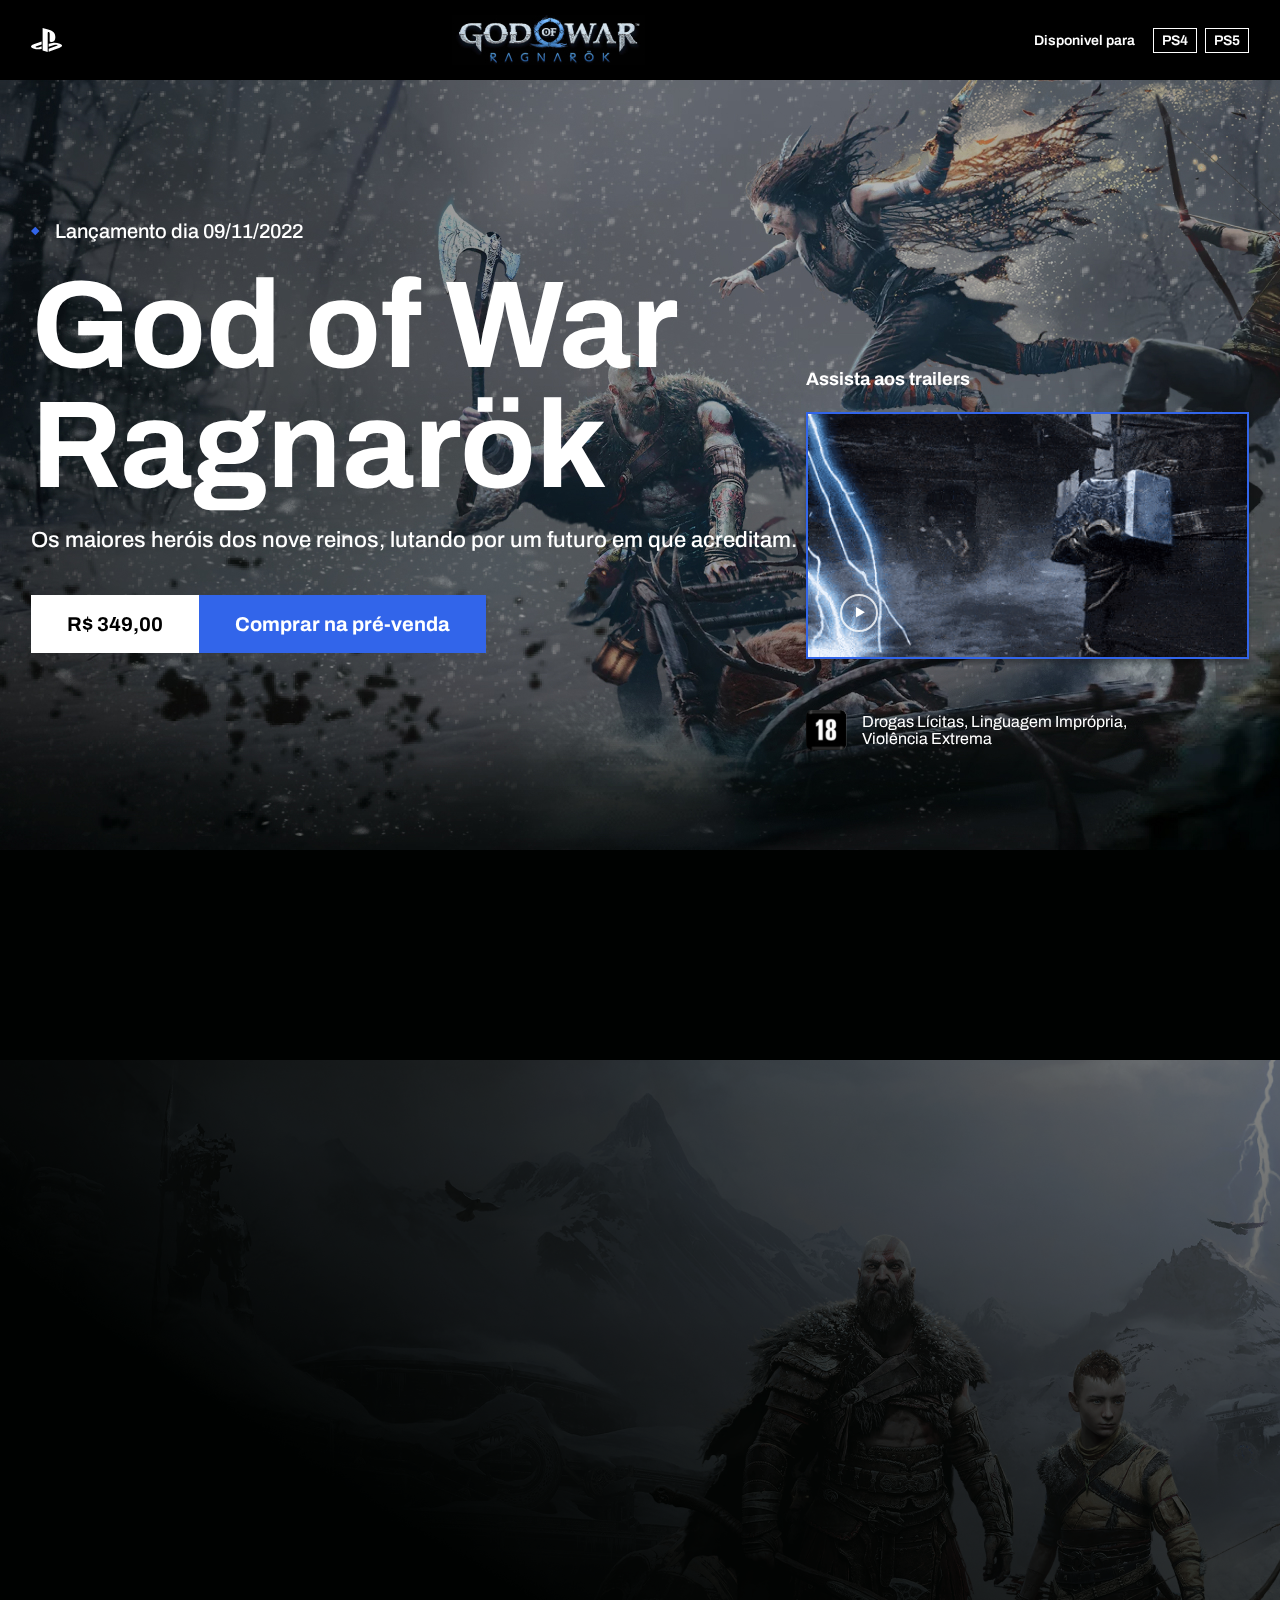
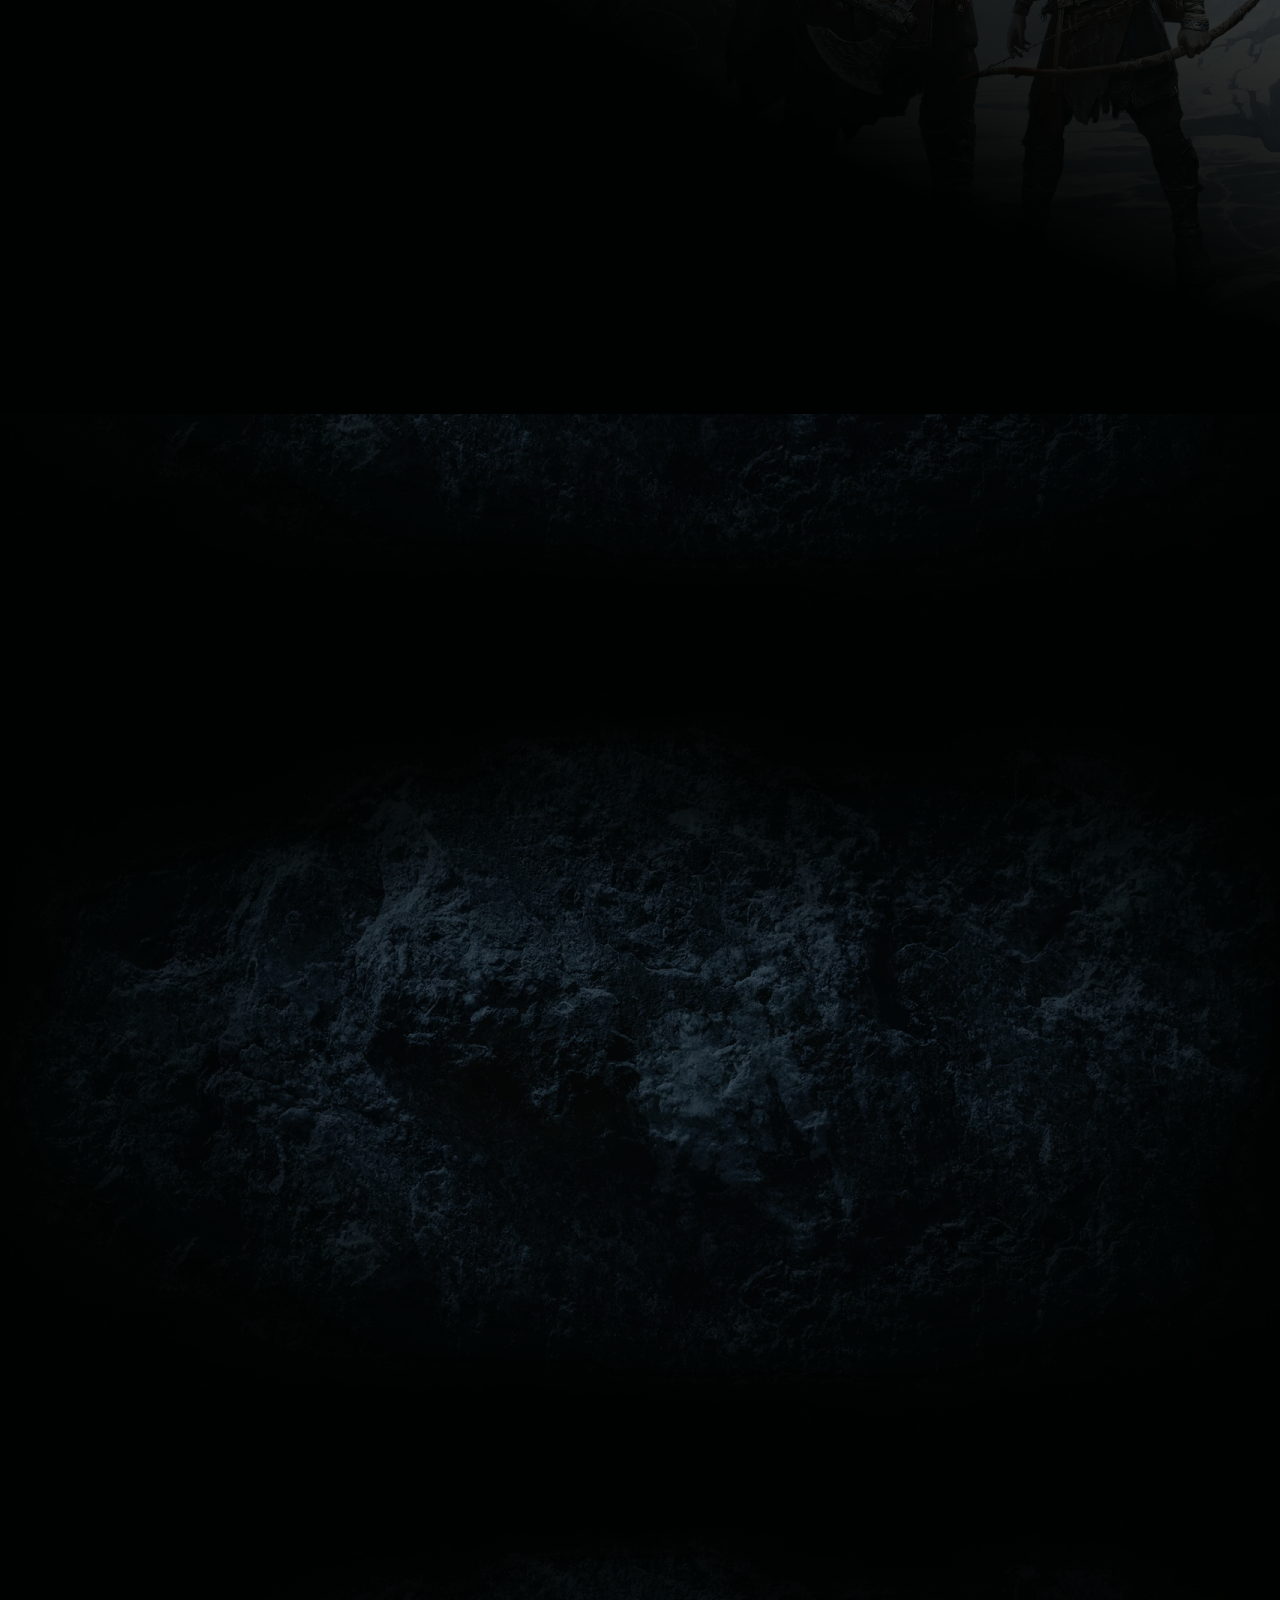
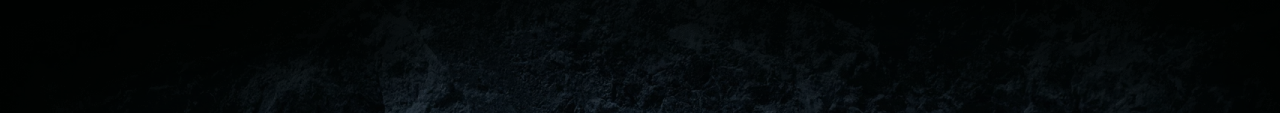
<file: index.html>
<!DOCTYPE html>
<html lang="pt-br">

<head>
    <link rel="preconnect" href="https://fonts.googleapis.com">
    <link rel="preconnect" href="https://fonts.gstatic.com" crossorigin>
    <link href="https://fonts.googleapis.com/css2?family=Archivo:wght@400;500;600;700&display=swap" rel="stylesheet">
    <meta charset="UTF-8">
    <meta http-equiv="X-UA-Compatible" content="IE=edge">
    <meta name="viewport" content="width=device-width, initial-scale=1.0">
    <title>God Of War</title>
    <link rel="stylesheet" href="https://cdn.jsdelivr.net/npm/swiper@9/swiper-bundle.min.css" />
    <link href="https://unpkg.com/aos@2.3.1/dist/aos.css" rel="stylesheet">
    <link rel="stylesheet" href="css/main.min.css">
</head>

<body>
    <header>
        <div class="container">
            <img src="img/sony.svg" class="sony" alt="Logo Sony" data-aos="fade-rigth">
            <img src="img/logo.jpg" class="logo" alt="logo gow" data-aos="zoom-in">
            <div class="platform" data-aos="fade-left">
                <span>Disponivel para</span>
                <ul>
                    <li>PS4</li>
                    <li>PS5</li>
                </ul>
            </div>
        </div>
    </header>

    <section class="s-hero">
        <div class="container">
            <div class="left" data-aos="fade-rigth">
                <h3 class="subtitle">
                    <img src="img/bullets.svg" alt="Bullets">
                    <span>Lançamento dia 09/11/2022</span>
                    <h1>God of War Ragnarök</h1>
                    <p>Os maiores heróis dos nove reinos, lutando por um futuro em que acreditam.
                    </p>
                    <div class="value">
                        <strong>R$ 349,00</strong>
                        <a href="#" target="_blank">Comprar na pré-venda</a>
                    </div>
                </h3>
            </div>
            <div class="right" data-aos="fade-up">
                <span>Assista aos trailers</span>
                <button>
                    <img src="img/thumbnail.gif" class="thumbnail" alt="Thumbnail do trailer">
                    <img src="img/play.svg" class="play" alt="Icon play">
                </button>
                <div class="year-old">
                    <img src="img/faixa-etaria.png" alt="Faixa Etaria">
                    <p>Drogas Lícitas, Linguagem Imprópria, Violência Extrema</p>
                </div>
            </div>
        </div>
    </section>

    <section class="s-info-geral" data-aos="fade-up">
        <div class="container">
            <ul>
                <li>
                    <img src="img/icon-game-offline.png" alt="">
                    <span>Jogo offline habilitado</span>
                </li>
                <li>
                    <img src="img/icon-singleplayer.png" alt="">
                    <span>1 Jogador</span>
                </li>
                <li>
                    <img src="img/icon-use-remote.png" alt="">
                    <span>Compativel com uso remoto</span>
                </li>
                <li>
                    <img src="img/icon-function-vibration.png" alt="">
                    <span>Função de vibração necessária</span>
                </li>
                <li>
                    <img src="img/icon-effect.png" alt="">
                    <span>Efeito gatilho necessário</span>
                </li>
                <li>
                    <img src="img/icon-psn-plus.png" alt="">
                    <span>Compatível com a ajuda do jogo</span>
                </li>
            </ul>
        </div>
    </section>

    <section class="s-story">
        <div class="container">
            <div class="left" data-aos="fade-rigth">
                <h3 class="subtitle">
                    <img src="img/bullets.svg" alt="Bullets">
                    <span>Sony Interactive Entertainment</span>
                </h3>
                <h2>Embarque com Kratos e Atreus em uma jornada épica </h2>
                <p>O Fimbulwinter já começou. Kratos e Atreus devem viajar pelos Nove Reinos em busca de respostas
                    enquanto as forças asgardianas se preparam para uma batalha profetizada que causará o fim do mundo.
                    Nessa jornada, eles explorarão paisagens míticas impressionantes e enfrentarão inimigos aterradores:
                    deuses nórdicos e monstros. A ameaça do Ragnarök se aproxima. Kratos e Atreus terão de escolher
                    entre a segurança deles próprios e a dos reinos.</p>
                <div class="corp">
                    <img src="img/logo-sta-monica-sony.png" alt="Logo da Santa Monica e Sony">
                    <p>Do Santa Monica Studio, esta é a sequência da aclamada versão de 2018 de God of War. </p>
                </div>
            </div>
            <img src="img/kratos-atreus.png" class="kratos-atreus" alt="Imagem kratos e atreus" data-aos="fade-left">
        </div>
    </section>

    <section class="s-characters">
        <div class="container">
            <div class="description">
                <div class="left" data-aos="fade-rigth">
                    <h3 class="subtitle">
                        <img src="img/bullets.svg" alt="Bullets">
                        <span>Conheça os personagens</span>
                        <h2>Toda grande aventura é uma história esperando para ser contada</h2>
                        <p>Reviva o começo da jornada nórdica épica de Kratos e Atreus em Mitos de Midgard. Um alerta
                            para quem não está familiarizado com God of War: spoilers à frente.
                        </p>
                    </h3>
                </div>
                <div class="right" data-aos="fade-left">
                    <img src="img/axel.png" alt="">
                    <div class="text">
                        <img src="img/logo.jpg" alt="">
                        <span>Lançamento dia 09/11/2022 </span>
                    </div>
                </div>
            </div>
            <div class="slide-characters" data-aos="fade-up">
                <div class="swiper-wrapper">
                    <div class="swiper-slide">
                        <div class="card-character">
                            <div class="image">
                                <img src="img/kratos.jpg" alt="">
                                <button>Saiba mais</button>
                            </div>
                            <div class="info">
                                <h3>Kratos</h3>
                                <span>Deus da Guerra</span>
                            </div>
                        </div>
                    </div>
                    <div class="swiper-slide">
                        <div class="swiper-slide">
                            <div class="card-character">
                                <div class="image">
                                    <img src="img/atreus.jpg" alt="">
                                    <button>Saiba mais</button>
                                </div>
                                <div class="info">
                                    <h3>Atreus</h3>
                                    <span>Filho de Kratos</span>
                                </div>
                            </div>
                        </div>
                    </div>
                    <div class="swiper-slide">
                        <div class="card-character">
                            <div class="image">
                                <img src="img/mimir.jpg" alt="">
                                <button>Saiba mais</button>
                            </div>
                            <div class="info">
                                <h3>Mimir</h3>
                                <span>Aliado de Kratos</span>
                            </div>
                        </div>
                    </div>
                    <div class="swiper-slide">
                        <div class="card-character">
                            <div class="image">
                                <img src="img/freya.jpg" alt="">
                                <button>Saiba mais</button>
                            </div>
                            <div class="info">
                                <h3>Freya</h3>
                                <span>Mãe de Baldur</span>
                            </div>
                        </div>
                    </div>
                    <div class="swiper-slide">
                        <div class="card-character">
                            <div class="image">
                                <img src="img/thor.jpg" alt="">
                                <button>Saiba mais</button>
                            </div>
                            <div class="info">
                                <h3>Thor</h3>
                                <span>Filho de Odin</span>
                            </div>
                        </div>
                    </div>
                    <div class="swiper-slide">
                        <div class="card-character">
                            <div class="image">
                                <img src="img/tyr.jpg" alt="">
                                <button>Saiba mais</button>
                            </div>
                            <div class="info">
                                <h3>Tyr</h3>
                                <span>Aliado de Kratos</span>
                            </div>
                        </div>
                    </div>
                </div>
                <div class="swiper-pagination"></div>
            </div>
        </div>
    </section>



    <script src="https://cdn.jsdelivr.net/npm/swiper@9/swiper-bundle.min.js"></script>
    <script src="https://unpkg.com/aos@2.3.1/dist/aos.js"></script>
    <script src="./js/main.js"></script>
</body>

</html>
</file>
<file: css/main.min.css>
header{width:100%;height:8rem;display:flex;align-items:center;background-color:#000}header .container{display:flex;align-items:center;justify-content:space-between}header .platform{display:flex;align-items:center}header .platform span{font-weight:600;font-size:14px;line-height:15px}header .platform ul{display:flex;gap:8px;margin-left:18px}header .platform ul li{border:1.5px solid #fff;padding:4px 8px;font-weight:600;font-size:14px;line-height:15px}@media(max-width: 560px){header{height:70px}header .sony{display:none}header .logo{max-width:140px}header .platform span{display:none}}.container{width:100%;max-width:1405px;margin:0 auto;padding:0 15px}@media(max-width: 1440px){.container{max-width:1248px}}.subtitle{display:flex;align-items:center}.subtitle span{font-weight:500;font-size:20px;line-height:22px;color:#fff;margin-left:15px}@media(max-width: 1200px){.subtitle span{font-size:18px}}@media(max-width: 991px){.subtitle{justify-content:center}}@media(max-width: 560px){.subtitle span{font-size:16px}}h1{font-weight:700;font-size:124px;line-height:97.5%}@media(max-width: 1200px){h1{font-size:100px}}h2{font-weight:700;font-size:48px;line-height:130%}p{font-weight:400;font-size:20px;line-height:160%}.card-character{width:100%;max-width:384px}.card-character .image{position:relative;display:flex;justify-content:center;width:100%;height:480px;overflow:hidden;margin-bottom:24px}.card-character .image img{width:100%;height:100%;-o-object-fit:cover;object-fit:cover;transition:transform .3s ease}.card-character .image button{position:absolute;bottom:0;padding:18px 36px;background-color:#3265ea;font-weight:700;font-size:18px;line-height:20px;opacity:0;transition:all .3s ease}.card-character .info h3{font-weight:700;font-size:18px;line-height:20px;margin-bottom:7px}.card-character .info span{font-size:14px;line-height:15px}.card-character:hover .image img{transform:scale(1.1)}.card-character:hover .image button{bottom:77px;opacity:1}@media(max-width: 991){.card-character .image{height:440px}}.s-hero{padding-top:140px;padding-bottom:100px;background-image:url("../img/bg-hero.jpg");background-position:center center;background-repeat:no-repeat;background-attachment:fixed;height:800px}.s-hero .container{display:flex;align-items:flex-end;justify-content:space-between}.s-hero .left{width:100%;max-width:782px}.s-hero .left h1{margin-top:24px;margin-bottom:18px}.s-hero .left p{font-weight:500;font-size:22px;line-height:140%;color:#fff;margin-bottom:40px}.s-hero .left .value{display:flex}.s-hero .left .value strong{background-color:#fff;padding:18px 36px;font-weight:700;font-size:20px;line-height:22px;color:#000}.s-hero .left .value a{display:block;padding:18px 36px;background-color:#3265ea;font-weight:700;font-size:20px;line-height:22px;color:#fff}.s-hero .right{position:relative;top:97px;width:100%;max-width:443px}.s-hero .right span{display:block;font-weight:700;font-size:18px;line-height:20px;margin-bottom:23px}.s-hero .right button{position:relative;width:100%;height:247px;border:2px solid #3265ea;overflow:hidden;box-shadow:0px 4px 4px rgba(0,0,0,.25);margin-bottom:51px}.s-hero .right button .thumbnail{width:100%}.s-hero .right button .play{position:absolute;bottom:25px;left:32px}.s-hero .right .year-old{display:flex;align-items:center}.s-hero .right .year-old p{color:#fff;font-weight:400;font-size:16px;line-height:17px;max-width:274px;margin-left:15px}@media(max-width: 1200px){.s-hero{padding-top:80px;padding-bottom:80px;height:auto;background-position-x:30%}.s-hero .left{max-width:640px}.s-hero .left p{font-size:18px}.s-hero .right{top:0;max-width:353px}.s-hero .right button{height:197px}}@media(max-width: 991px){.s-hero{padding:60px 0;background-size:cover}.s-hero .container{flex-direction:column;align-items:center}.s-hero .left{text-align:center;margin-bottom:40px}.s-hero .left .value{justify-content:center}.s-hero .right{text-align:center}.s-hero .right button{margin-bottom:30px}.s-hero .right .year-old{flex-direction:column}.s-hero .right .year-old p{margin-left:0;margin-top:20px}}@media(max-width: 560px){.s-hero{padding:40px 0}.s-hero .left h1{font-size:60px;margin-top:15px;margin-bottom:15px}.s-hero .left p{font-size:14px;max-width:80%;margin:0 auto;margin-bottom:30px}.s-hero .left .value{flex-direction:column}.s-hero .right{max-width:310px}.s-hero .right button{height:177px}.s-hero .right .year-old p{line-height:24px}}.s-info-geral{width:100%;height:180px;display:flex;align-items:center}.s-info-geral ul{display:flex;align-items:flex-start;justify-content:space-between}.s-info-geral ul li{display:flex;flex-direction:column;align-items:center}.s-info-geral ul li span{display:block;text-align:center;font-weight:400;font-size:16px;line-height:160%;color:#bdc2cb;margin-top:12px}@media(max-width: 1200px){.s-info-geral{padding:40px 0;height:auto}.s-info-geral ul{flex-wrap:wrap;gap:30px 0}.s-info-geral ul li{width:33.3%}}@media(max-width: 9560px){.s-info-geral ul li{width:50%}.s-info-geral ul li span{max-width:145px}}.s-story{width:100%;padding-top:160px;padding-bottom:80px;background-image:url("/img/bg-story.png");background-position:top center;background-repeat:no-repeat;overflow:hidden}.s-story .container{display:flex;align-items:center}.s-story .left{width:100%;max-width:629px}.s-story .left h2{margin-top:28px;margin-bottom:24px;max-width:502px}.s-story .left p{margin-bottom:56px}.s-story .left .corp{display:flex;align-items:center}.s-story .left .corp p{margin-bottom:0;font-weight:400;font-size:16px;line-height:160%;max-width:324px;margin-left:43px}.s-story .kratos-atreus{position:relative;left:110px;top:-45px}@media(max-width: 1200px){.s-story{background-image:none;padding:60px 0}.s-story .container{flex-direction:column-reverse}.s-story .left{max-width:100%;text-align:center}.s-story .left .subtitle{justify-content:center}.s-story .left h2{max-width:75%;margin:20px auto}.s-story .left .corp{justify-content:center}.s-story .kratos-atreus{left:0;top:0;margin-bottom:60px}}@media(max-width: 560px){.s-story .left h2{font-size:30px}.s-story .left p{font-size:16px;margin-bottom:40px}.s-story .left .corp{flex-direction:column}.s-story .left .corp p{margin-left:0;margin-top:30px}.s-story .kratos-atreus{margin-bottom:40px}}.s-characters{padding-top:166px;padding-bottom:143px;background-image:url("../img/bg-characters.png");background-position:center center;overflow:hidden}.s-characters .description{display:flex;align-items:flex-start;justify-content:space-between}.s-characters .description .left{width:100%;max-width:612px}.s-characters .description .left h2{margin-top:28px;margin-bottom:24px}.s-characters .description .right{display:flex;align-items:center}.s-characters .description .right .text span{display:block;font-weight:500;font-size:18px;line-height:140%;color:#fff;max-width:143px;margin-top:22px}@media(max-width: 1200px){.s-characters{padding:60px 0}}@media(max-width: 991px){.s-characters .description{flex-direction:column;align-items:center}.s-characters .description .left{max-width:100%;text-align:center;margin-bottom:40px}}@media(max-width: 560px){.s-characters{padding:40px 0}.s-characters .description .left h2{font-size:30px}.s-characters .description .left p{font-size:16px}.s-characters .description .right{flex-direction:column;align-items:center}.s-characters .description .right .text img{margin:0 auto}.s-characters .description .right .text span{max-width:100%}.s-characters .slide-characters{margin-top:40px}}*{margin:0;padding:0;box-sizing:border-box;list-style:none;font-family:"Archivo",sans-serif;color:#fff}a{text-decoration:none}button{border:0;background-color:rgba(0,0,0,0);cursor:pointer}img{max-width:100%;display:block}html{font-size:62.5%}body{background-color:#000201}
</file>
